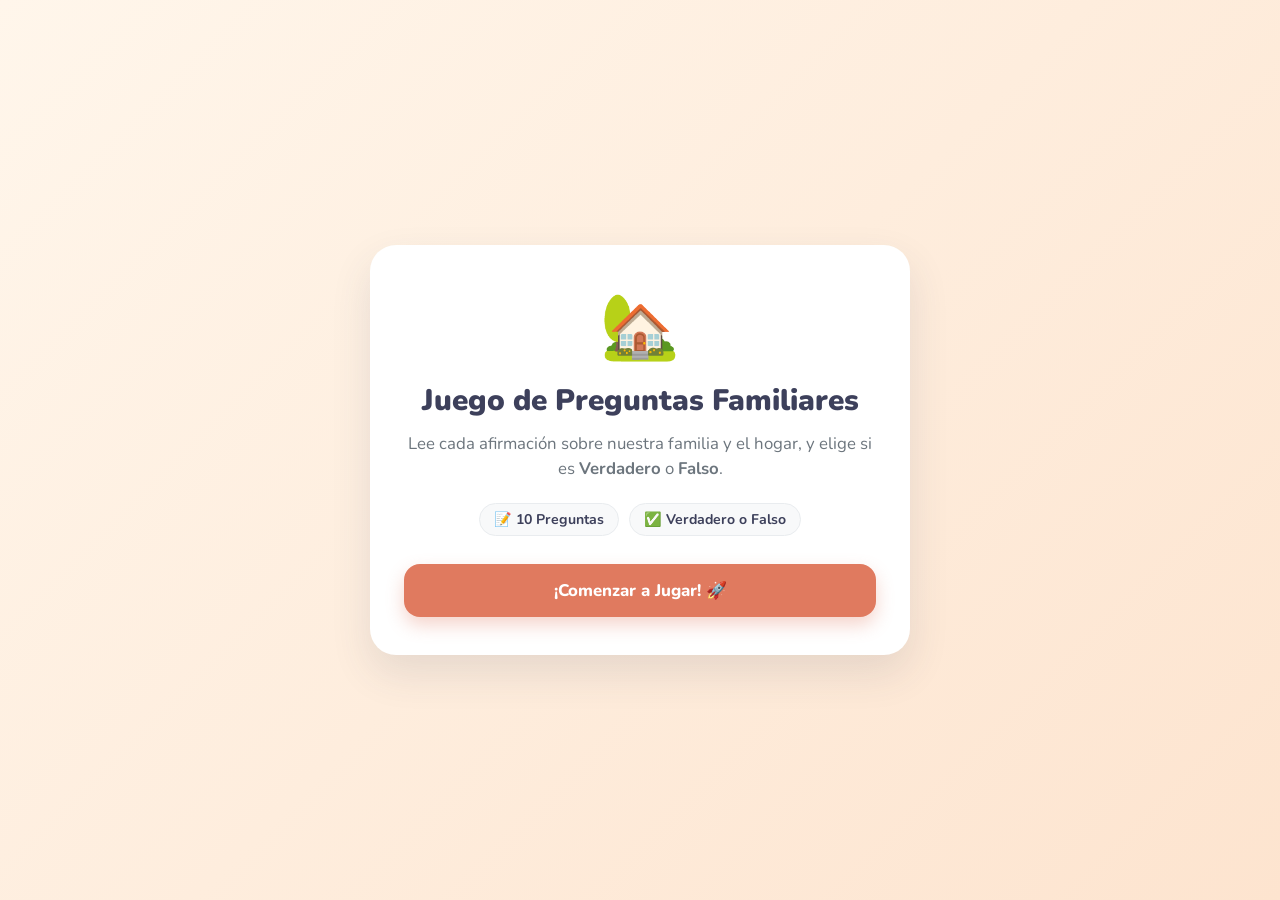
<file: index.html>
<!DOCTYPE html>
<html lang="es">
<head>
  <meta charset="UTF-8" />
  <meta name="viewport" content="width=device-width, initial-scale=1.0" />
  <title>🏡 Juego de Preguntas Familiares (Verdadero o Falso)</title>
  <link rel="preconnect" href="https://fonts.googleapis.com" />
  <link rel="preconnect" href="https://fonts.gstatic.com" crossorigin />
  <link href="https://fonts.googleapis.com/css2?family=Nunito:wght@600;700;800;900&display=swap" rel="stylesheet" />
  <link rel="stylesheet" href="css/estilos.css" />
</head>
<body>
  <canvas id="confetti-canvas"></canvas>

  <main class="card" id="app-card">
    <!-- Barra superior: progreso y puntaje -->
    <header class="top-bar" id="top-bar" hidden>
      <div class="progress-wrapper">
        <div class="progress-label">
          <span id="question-counter">Pregunta 1 de 10</span>
          <span id="score-badge">⭐ Puntaje: 0</span>
        </div>
        <div class="progress-track">
          <div class="progress-fill" id="progress-fill"></div>
        </div>
      </div>
    </header>

    <!-- Pantalla 1: Bienvenida -->
    <section id="screen-start" class="screen active">
      <div class="hero-icon">🏡</div>
      <h1>Juego de Preguntas Familiares</h1>
      <p class="subtitle">
        Lee cada afirmación sobre nuestra familia y el hogar, y elige si es <strong>Verdadero</strong> o <strong>Falso</strong>.
      </p>
      <div class="info-pills">
        <span>📝 10 Preguntas</span>
        <span>✅ Verdadero o Falso</span>
      </div>
      <button id="btn-start" class="btn btn-primary">
        ¡Comenzar a Jugar! 🚀
      </button>
    </section>

    <!-- Pantalla 2: Juego -->
    <section id="screen-quiz" class="screen" hidden>
      <div class="question-emoji" id="question-emoji">🐶</div>
      <h2 id="question-text">El nombre de la mascota es Lulú.</h2>

      <!-- Botones Verdadero o Falso -->
      <div class="tf-buttons" id="tf-buttons">
        <button type="button" id="btn-true" class="btn-tf btn-true">
          <span class="tf-icon">👍</span>
          <span>Verdadero</span>
        </button>
        <button type="button" id="btn-false" class="btn-tf btn-false">
          <span class="tf-icon">👎</span>
          <span>Falso</span>
        </button>
      </div>

      <!-- Mensaje de CORRECTO / INCORRECTO en cada pregunta -->
      <div id="feedback-box" class="feedback-box" hidden>
        <div class="feedback-icon" id="feedback-icon">✅</div>
        <div class="feedback-content">
          <strong id="feedback-title">¡CORRECTO! +1 punto ✨</strong>
          <p id="feedback-detail"></p>
        </div>
      </div>

      <button id="btn-next" class="btn btn-secondary" hidden>
        Siguiente pregunta ➡️
      </button>
    </section>

    <!-- Pantalla 3: Resultados -->
    <section id="screen-result" class="screen" hidden>
      <div class="result-trophy" id="result-trophy">🏆</div>
      <h2>¡Juego Terminado!</h2>
      <div class="final-score-box">
        <span class="final-score-label">Tu puntaje final</span>
        <span class="final-score-value" id="final-score-text">10 / 10</span>
      </div>
      <p class="result-message" id="result-message">
        ¡Lo lograste! Reconociste toda la casa a la perfección.
      </p>

      <div class="summary-list" id="summary-list"></div>

      <button id="btn-restart" class="btn btn-primary">
        🔄 Jugar de nuevo
      </button>
    </section>
  </main>

  <script src="js/juego.js"></script>
</body>
</html>
</file>
<file: css/estilos.css>
:root {
  --bg-gradient-1: #fff6eb;
  --bg-gradient-2: #fde4cf;
  --card-bg: #ffffff;
  --primary: #e07a5f;
  --primary-hover: #c96247;
  --secondary: #3d405b;
  --secondary-hover: #2b2d42;
  --text-main: #2b2d42;
  --text-muted: #6c757d;
  --success-bg: #e8f8f0;
  --success-border: #2ec4b6;
  --success-text: #14746f;
  --error-bg: #ffefef;
  --error-border: #e63946;
  --error-text: #9b2226;
  --shadow: 0 18px 40px rgba(61, 64, 91, 0.12);
}

* {
  box-sizing: border-box;
  margin: 0;
  padding: 0;
}

body {
  font-family: 'Nunito', sans-serif;
  min-height: 100vh;
  display: flex;
  align-items: center;
  justify-content: center;
  padding: 20px;
  background: linear-gradient(135deg, var(--bg-gradient-1), var(--bg-gradient-2));
  color: var(--text-main);
  overflow-x: hidden;
}

#confetti-canvas {
  position: fixed;
  inset: 0;
  pointer-events: none;
  z-index: 50;
}

.card {
  width: 100%;
  max-width: 540px;
  background: var(--card-bg);
  border-radius: 26px;
  padding: 36px 32px;
  box-shadow: var(--shadow);
  border: 2px solid rgba(255, 255, 255, 0.8);
  position: relative;
  z-index: 10;
  animation: fadeUp 0.45s ease;
}

@keyframes fadeUp {
  from {
    opacity: 0;
    transform: translateY(16px);
  }
  to {
    opacity: 1;
    transform: translateY(0);
  }
}

/* Barra superior */
.top-bar {
  margin-bottom: 24px;
}

.progress-label {
  display: flex;
  justify-content: space-between;
  align-items: center;
  font-weight: 800;
  font-size: 0.92rem;
  margin-bottom: 8px;
  color: var(--secondary);
}

#score-badge {
  background: #fff3cd;
  color: #856404;
  padding: 4px 12px;
  border-radius: 999px;
  font-size: 0.88rem;
}

.progress-track {
  width: 100%;
  height: 10px;
  background: #edf2f4;
  border-radius: 999px;
  overflow: hidden;
}

.progress-fill {
  height: 100%;
  width: 0%;
  background: linear-gradient(90deg, var(--primary), #f2cc8f);
  border-radius: 999px;
  transition: width 0.4s ease;
}

/* Pantallas */
.screen {
  text-align: center;
}

.hero-icon,
.question-emoji,
.result-trophy {
  font-size: 4rem;
  margin-bottom: 12px;
  display: inline-block;
  animation: bounceIn 0.5s ease;
}

@keyframes bounceIn {
  0% { transform: scale(0.6); opacity: 0; }
  70% { transform: scale(1.1); }
  100% { transform: scale(1); opacity: 1; }
}

h1 {
  font-size: 1.85rem;
  font-weight: 900;
  color: var(--secondary);
  line-height: 1.2;
  margin-bottom: 12px;
}

h2 {
  font-size: 1.38rem;
  font-weight: 800;
  color: var(--secondary);
  margin-bottom: 24px;
  line-height: 1.4;
}

.subtitle {
  color: var(--text-muted);
  font-size: 1.05rem;
  line-height: 1.5;
  margin-bottom: 22px;
}

.info-pills {
  display: flex;
  justify-content: center;
  gap: 10px;
  flex-wrap: wrap;
  margin-bottom: 28px;
}

.info-pills span {
  background: #f8f9fa;
  border: 1px solid #e9ecef;
  padding: 6px 14px;
  border-radius: 999px;
  font-size: 0.88rem;
  font-weight: 700;
  color: var(--secondary);
}

/* Botones Verdadero / Falso */
.tf-buttons {
  display: grid;
  grid-template-columns: 1fr 1fr;
  gap: 14px;
  margin-bottom: 10px;
}

.btn-tf {
  display: flex;
  flex-direction: column;
  align-items: center;
  justify-content: center;
  gap: 6px;
  padding: 18px 14px;
  border-radius: 18px;
  border: 2.5px solid #dee2e6;
  background: #ffffff;
  font-family: inherit;
  font-size: 1.1rem;
  font-weight: 900;
  cursor: pointer;
  transition: transform 0.15s ease, border-color 0.2s ease, background-color 0.2s ease, box-shadow 0.2s ease;
}

.btn-tf .tf-icon {
  font-size: 1.7rem;
}

.btn-true {
  color: #14746f;
  border-color: #b7e4c7;
  background: #f4fbf7;
}

.btn-true:hover:not(:disabled) {
  background: #e8f8f0;
  border-color: #2ec4b6;
  transform: translateY(-2px);
  box-shadow: 0 8px 18px rgba(46, 196, 182, 0.22);
}

.btn-false {
  color: #9b2226;
  border-color: #f5c2c7;
  background: #fff7f7;
}

.btn-false:hover:not(:disabled) {
  background: #ffefef;
  border-color: #e63946;
  transform: translateY(-2px);
  box-shadow: 0 8px 18px rgba(230, 57, 70, 0.22);
}

.btn-tf:disabled {
  cursor: default;
  opacity: 0.55;
  transform: none;
}

.btn-tf.selected-correct {
  opacity: 1;
  background: #2ec4b6;
  border-color: #14746f;
  color: #ffffff;
  box-shadow: 0 8px 20px rgba(46, 196, 182, 0.35);
}

.btn-tf.selected-wrong {
  opacity: 1;
  background: #e63946;
  border-color: #9b2226;
  color: #ffffff;
  box-shadow: 0 8px 20px rgba(230, 57, 70, 0.35);
}

/* Botones generales */
.btn {
  width: 100%;
  padding: 15px 22px;
  border: none;
  border-radius: 16px;
  font-family: inherit;
  font-size: 1.05rem;
  font-weight: 800;
  cursor: pointer;
  transition: transform 0.15s ease, background-color 0.2s ease, box-shadow 0.2s ease;
}

.btn:active {
  transform: scale(0.98);
}

.btn-primary {
  background: var(--primary);
  color: #ffffff;
  box-shadow: 0 8px 18px rgba(224, 122, 95, 0.32);
}

.btn-primary:hover {
  background: var(--primary-hover);
}

.btn-secondary {
  background: var(--secondary);
  color: #ffffff;
  margin-top: 14px;
  box-shadow: 0 8px 18px rgba(61, 64, 91, 0.25);
}

.btn-secondary:hover {
  background: var(--secondary-hover);
}

/* Caja de retroalimentación (Correcto / Incorrecto) */
.feedback-box {
  margin-top: 18px;
  padding: 16px 18px;
  border-radius: 16px;
  display: flex;
  align-items: center;
  gap: 14px;
  text-align: left;
  border: 2px solid transparent;
  animation: popIn 0.3s ease;
}

.feedback-box[hidden],
.screen[hidden],
.top-bar[hidden],
.btn[hidden] {
  display: none !important;
}

@keyframes popIn {
  from { opacity: 0; transform: scale(0.94); }
  to { opacity: 1; transform: scale(1); }
}

.feedback-box.correct {
  background: var(--success-bg);
  border-color: var(--success-border);
  color: var(--success-text);
}

.feedback-box.incorrect {
  background: var(--error-bg);
  border-color: var(--error-border);
  color: var(--error-text);
}

.feedback-icon {
  font-size: 1.9rem;
  flex-shrink: 0;
}

.feedback-content strong {
  display: block;
  font-size: 1.08rem;
  font-weight: 900;
}

.feedback-content p {
  font-size: 0.92rem;
  margin-top: 2px;
  font-weight: 700;
}

/* Pantalla Final */
.final-score-box {
  background: #fff8f0;
  border: 2px dashed var(--primary);
  border-radius: 18px;
  padding: 16px;
  margin: 16px 0;
}

.final-score-label {
  display: block;
  font-size: 0.9rem;
  font-weight: 700;
  color: var(--text-muted);
}

.final-score-value {
  font-size: 2.3rem;
  font-weight: 900;
  color: var(--primary);
}

.result-message {
  font-size: 1.05rem;
  font-weight: 700;
  color: var(--secondary);
  margin-bottom: 18px;
}

.summary-list {
  text-align: left;
  background: #f8f9fa;
  border-radius: 16px;
  padding: 14px 16px;
  margin-bottom: 22px;
  max-height: 250px;
  overflow-y: auto;
  display: flex;
  flex-direction: column;
  gap: 10px;
}

.summary-item {
  display: flex;
  justify-content: space-between;
  align-items: center;
  gap: 10px;
  font-size: 0.9rem;
  padding-bottom: 8px;
  border-bottom: 1px solid #e9ecef;
}

.summary-item:last-child {
  border-bottom: none;
  padding-bottom: 0;
}

.summary-item span:first-child {
  font-weight: 700;
  color: var(--text-main);
}

.badge-tf {
  flex-shrink: 0;
  padding: 3px 9px;
  border-radius: 999px;
  font-size: 0.78rem;
  font-weight: 800;
}

.badge-tf.v {
  background: #d8f3dc;
  color: #1b4332;
}

.badge-tf.f {
  background: #ffe5ec;
  color: #800f2f;
}

@media (max-width: 480px) {
  .card {
    padding: 28px 20px;
  }
  h1 {
    font-size: 1.55rem;
  }
  h2 {
    font-size: 1.22rem;
  }
}
</file>
